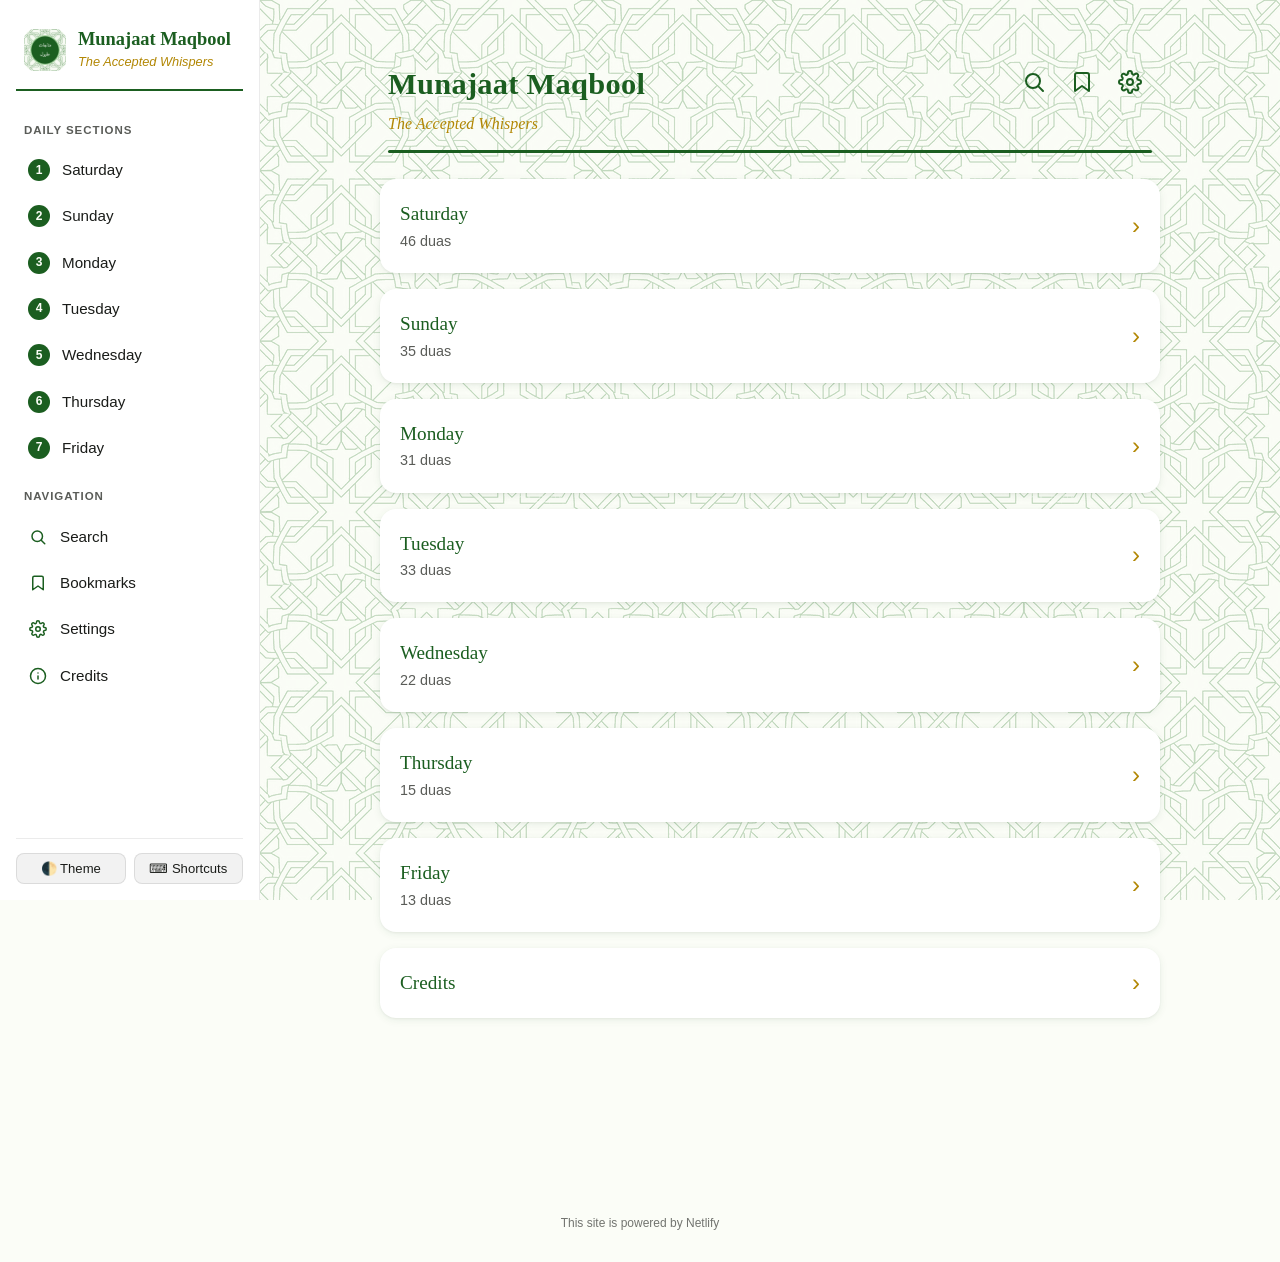
<file: index.html>
<!DOCTYPE html>
<html lang="en">
<head>
<meta charset="UTF-8">
<meta name="viewport" content="width=device-width, initial-scale=1.0, viewport-fit=cover">
<title>Munajaat Maqbool</title>
<meta name="description" content="Munajaat Maqbool — The Accepted Whispers. Daily Qur'anic supplications by Mawlana Ashraf Ali Thanawi.">
<meta name="google-site-verification" content="EvIQQ5JlkB9sUNlK_Wzqi3NLMgtGDiQMD722Cd6O6J4" />
<meta name="theme-color" content="#1B5E20">
<meta name="mobile-web-app-capable" content="yes">
<meta name="apple-mobile-web-app-capable" content="yes">
<meta name="apple-mobile-web-app-status-bar-style" content="black-translucent">
<meta name="apple-mobile-web-app-title" content="Munajaat">
<link rel="manifest" href="manifest.webmanifest">
<link rel="icon" type="image/png" sizes="192x192" href="assets/icon-192.png">
<link rel="apple-touch-icon" href="assets/icon-192.png">
<link rel="canonical" href="https://munajaat.app/">
<link rel="stylesheet" href="styles.css">
<script>
  if (location.protocol === 'app:' || window.navigator.userAgent.indexOf('MunajaatDesktop') !== -1) {
    var l = document.createElement('link');
    l.rel = 'stylesheet';
    l.href = 'desktop.css';
    document.head.appendChild(l);
  }
</script>
</head>
<body>
<div id="app" aria-live="polite"></div>
<div id="toast" role="status" aria-live="polite"></div>
<div id="ios-banner" hidden>
  <span>Add to Home Screen for the full app experience &mdash; tap Share, then &lsquo;Add to Home Screen&rsquo;.</span>
  <button id="ios-banner-close" aria-label="Dismiss">&times;</button>
</div>
<div id="android-banner" hidden>
  <span id="android-banner-text">Install this app on your device for the full experience &mdash; tap &#8942; then &lsquo;Install app&rsquo;.</span>
  <button id="android-install" class="install-btn" hidden>Install</button>
  <button id="android-banner-close" aria-label="Dismiss">&times;</button>
</div>
<script src="app.js"></script>
<footer id="site-footer">
  <a href="https://www.netlify.com" target="_blank" rel="noopener">This site is powered by Netlify</a>
</footer>
<div id="nl-badge-frame" style="display:none!important;" aria-hidden="true"></div>
<div id="nl-hud-frame" style="display:none!important;" aria-hidden="true"></div>
</body>
</html>
</file>
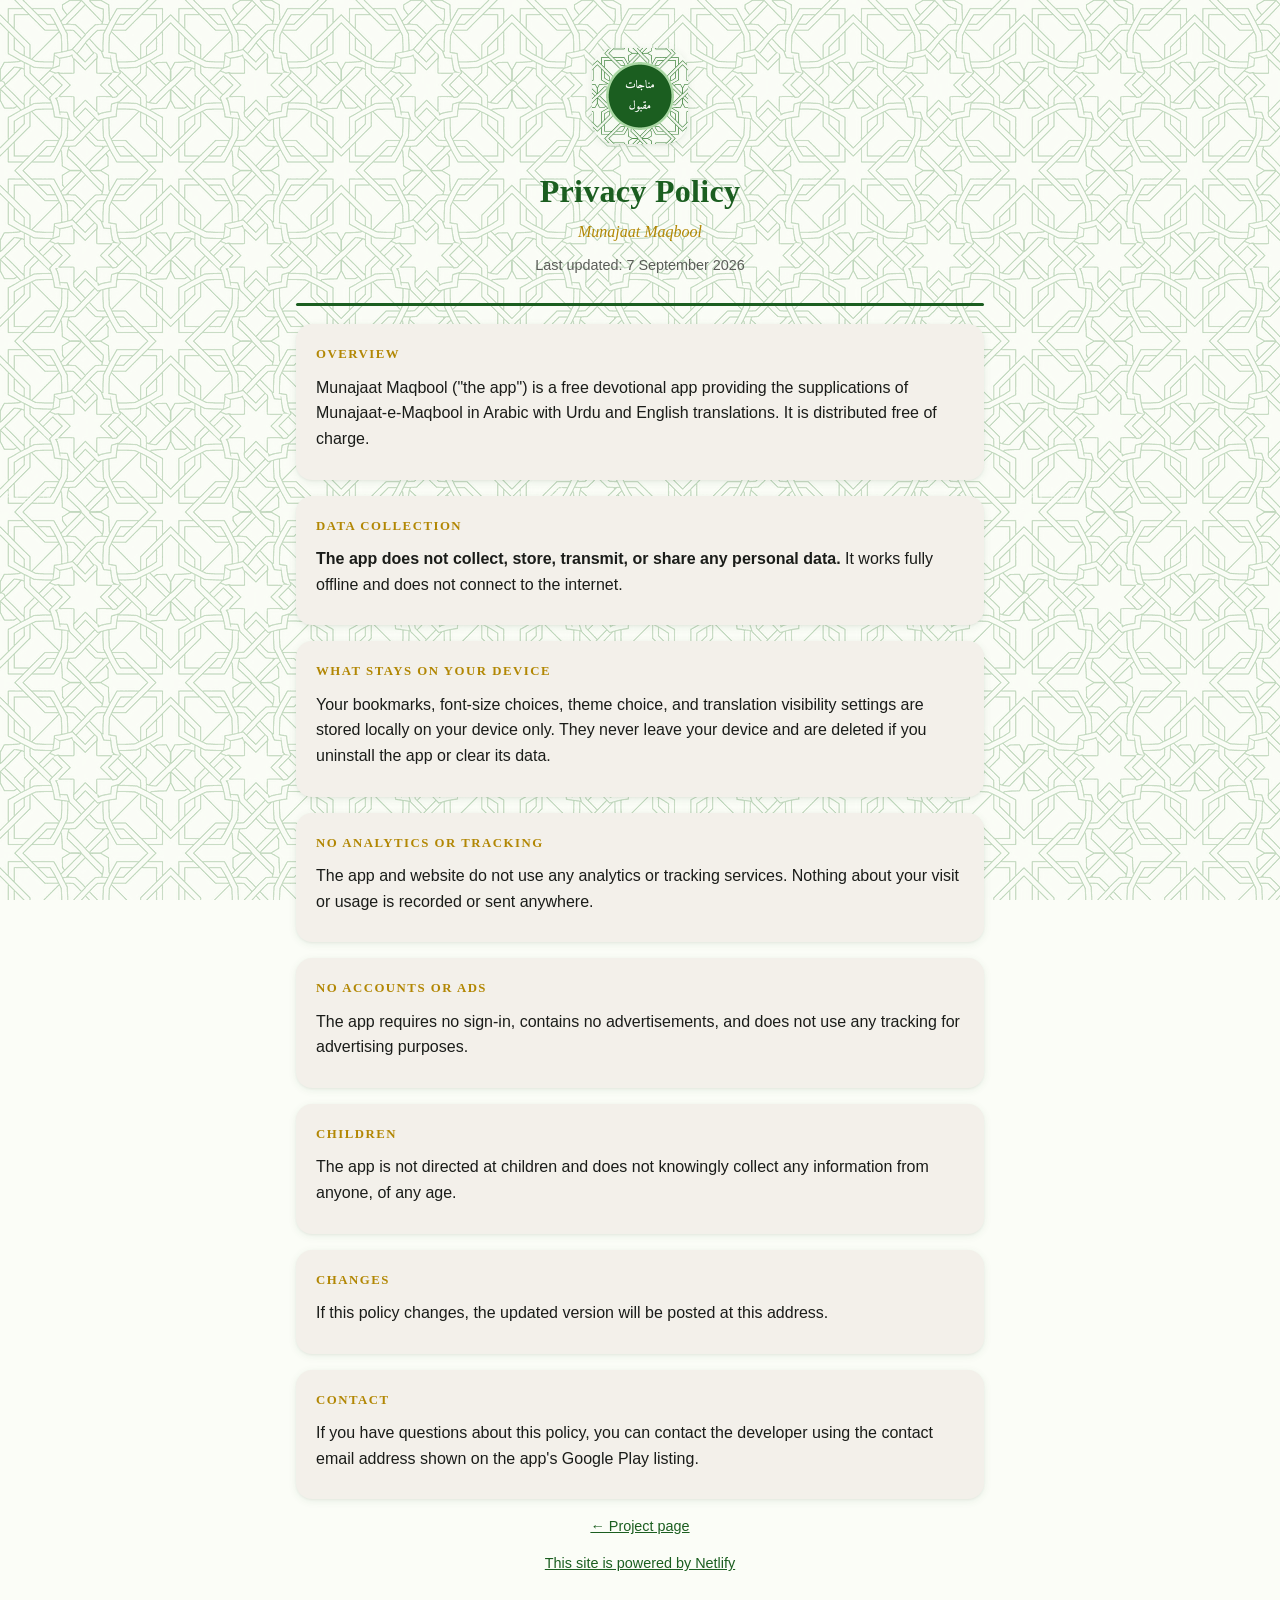
<file: privacy.html>
<!DOCTYPE html>
<html lang="en">
<head>
<meta charset="UTF-8">
<meta name="viewport" content="width=device-width, initial-scale=1.0, viewport-fit=cover">
<title>Munajaat Maqbool — Privacy Policy</title>
<meta name="description" content="Privacy policy for Munajaat Maqbool — no data collection, no tracking, no ads, fully offline.">
<link rel="canonical" href="https://munajaat.app/privacy.html">
<style>
  :root {
    --bg: #FBFDF7; --card: #F3F0EA; --primary: #1B5E20; --gold: #B28704;
    --text: #1A1C19; --text-dim: #5a5c58;
    --shadow: 0 2px 8px rgba(27,94,32,.08), 0 1px 3px rgba(0,0,0,.06);
  }
  @media (prefers-color-scheme: dark) {
    :root { --bg: #101613; --card: #2A2622; --primary: #8ECB87; --gold: #D4A72C;
            --text: #E8E6E3; --text-dim: #9a9c98;
            --shadow: 0 2px 8px rgba(0,0,0,.35), 0 1px 3px rgba(0,0,0,.25); }
  }
  * { box-sizing: border-box; margin: 0; padding: 0; }
  body {
    background: var(--bg); color: var(--text);
    font-family: -apple-system, BlinkMacSystemFont, 'Segoe UI', Roboto, Helvetica, Arial, sans-serif;
    line-height: 1.6; min-height: 100vh; position: relative;
  }
  body::before {
    content: ''; position: fixed; inset: 0;
    background: url('assets/bg_pattern.png') repeat; background-size: 512px;
    opacity: .35; pointer-events: none; z-index: 0;
  }
  .wrap { max-width: 720px; margin: 0 auto; padding: 24px 16px 96px; position: relative; z-index: 1;
          padding-top: calc(24px + env(safe-area-inset-top, 0px));
          padding-bottom: calc(96px + env(safe-area-inset-bottom, 0px)); }
  header { text-align: center; padding: 24px 8px 8px; }
  header img { width: 96px; height: 96px; border-radius: 24px; box-shadow: var(--shadow); }
  h1 { font-family: Georgia, 'Times New Roman', serif; font-size: 2rem; color: var(--primary);
       letter-spacing: .3px; margin-top: 14px; }
  .subtitle { color: var(--gold); font-style: italic; font-family: Georgia, 'Times New Roman', serif; margin-top: 2px; }
  .updated { color: var(--text-dim); margin-top: 10px; font-size: .9rem; }
  .divider { height: 3px; background: var(--primary); border-radius: 2px; margin: 18px 0; }
  .card { background: var(--card); border-radius: 16px; box-shadow: var(--shadow);
          padding: 20px; margin-bottom: 16px; }
  .card h2 { font-family: Georgia, 'Times New Roman', serif; font-size: .8rem; letter-spacing: 1.5px;
             color: var(--gold); text-transform: uppercase; margin-bottom: 10px; }
  .card p { margin: 8px 0; }
  .foot { text-align: center; margin-top: 8px; font-size: .9rem; }
  .foot a { color: var(--primary); }
</style>
</head>
<body>
<div class="wrap">

  <header>
    <img src="assets/icon-192.png" alt="Munajaat Maqbool icon">
    <h1>Privacy Policy</h1>
    <p class="subtitle">Munajaat Maqbool</p>
    <p class="updated">Last updated: 7 September 2026</p>
  </header>

  <div class="divider"></div>

  <div class="card">
    <h2>Overview</h2>
    <p>Munajaat Maqbool ("the app") is a free devotional app providing the
       supplications of Munajaat-e-Maqbool in Arabic with Urdu and English
       translations. It is distributed free of charge.</p>
  </div>

  <div class="card">
    <h2>Data collection</h2>
    <p><strong>The app does not collect, store, transmit, or share any personal
       data.</strong> It works fully offline and does not connect to the internet.</p>
  </div>

  <div class="card">
    <h2>What stays on your device</h2>
    <p>Your bookmarks, font-size choices, theme choice, and translation
       visibility settings are stored locally on your device only. They never
       leave your device and are deleted if you uninstall the app or clear its
       data.</p>
  </div>

  <div class="card">
    <h2>No analytics or tracking</h2>
    <p>The app and website do not use any analytics or tracking services.
       Nothing about your visit or usage is recorded or sent anywhere.</p>
  </div>

  <div class="card">
    <h2>No accounts or ads</h2>
    <p>The app requires no sign-in, contains no advertisements, and does not use
       any tracking for advertising purposes.</p>
  </div>

  <div class="card">
    <h2>Children</h2>
    <p>The app is not directed at children and does not knowingly collect any
       information from anyone, of any age.</p>
  </div>

  <div class="card">
    <h2>Changes</h2>
    <p>If this policy changes, the updated version will be posted at this
       address.</p>
  </div>

  <div class="card">
    <h2>Contact</h2>
    <p>If you have questions about this policy, you can contact the developer
       using the contact email address shown on the app's Google Play listing.</p>
  </div>

  <p class="foot"><a href="./support.html">← Project page</a></p>
  <p class="foot" style="margin-top:14px"><a href="https://www.netlify.com" target="_blank" rel="noopener noreferrer">This site is powered by Netlify</a></p>

</div>
</body>
</html>
</file>
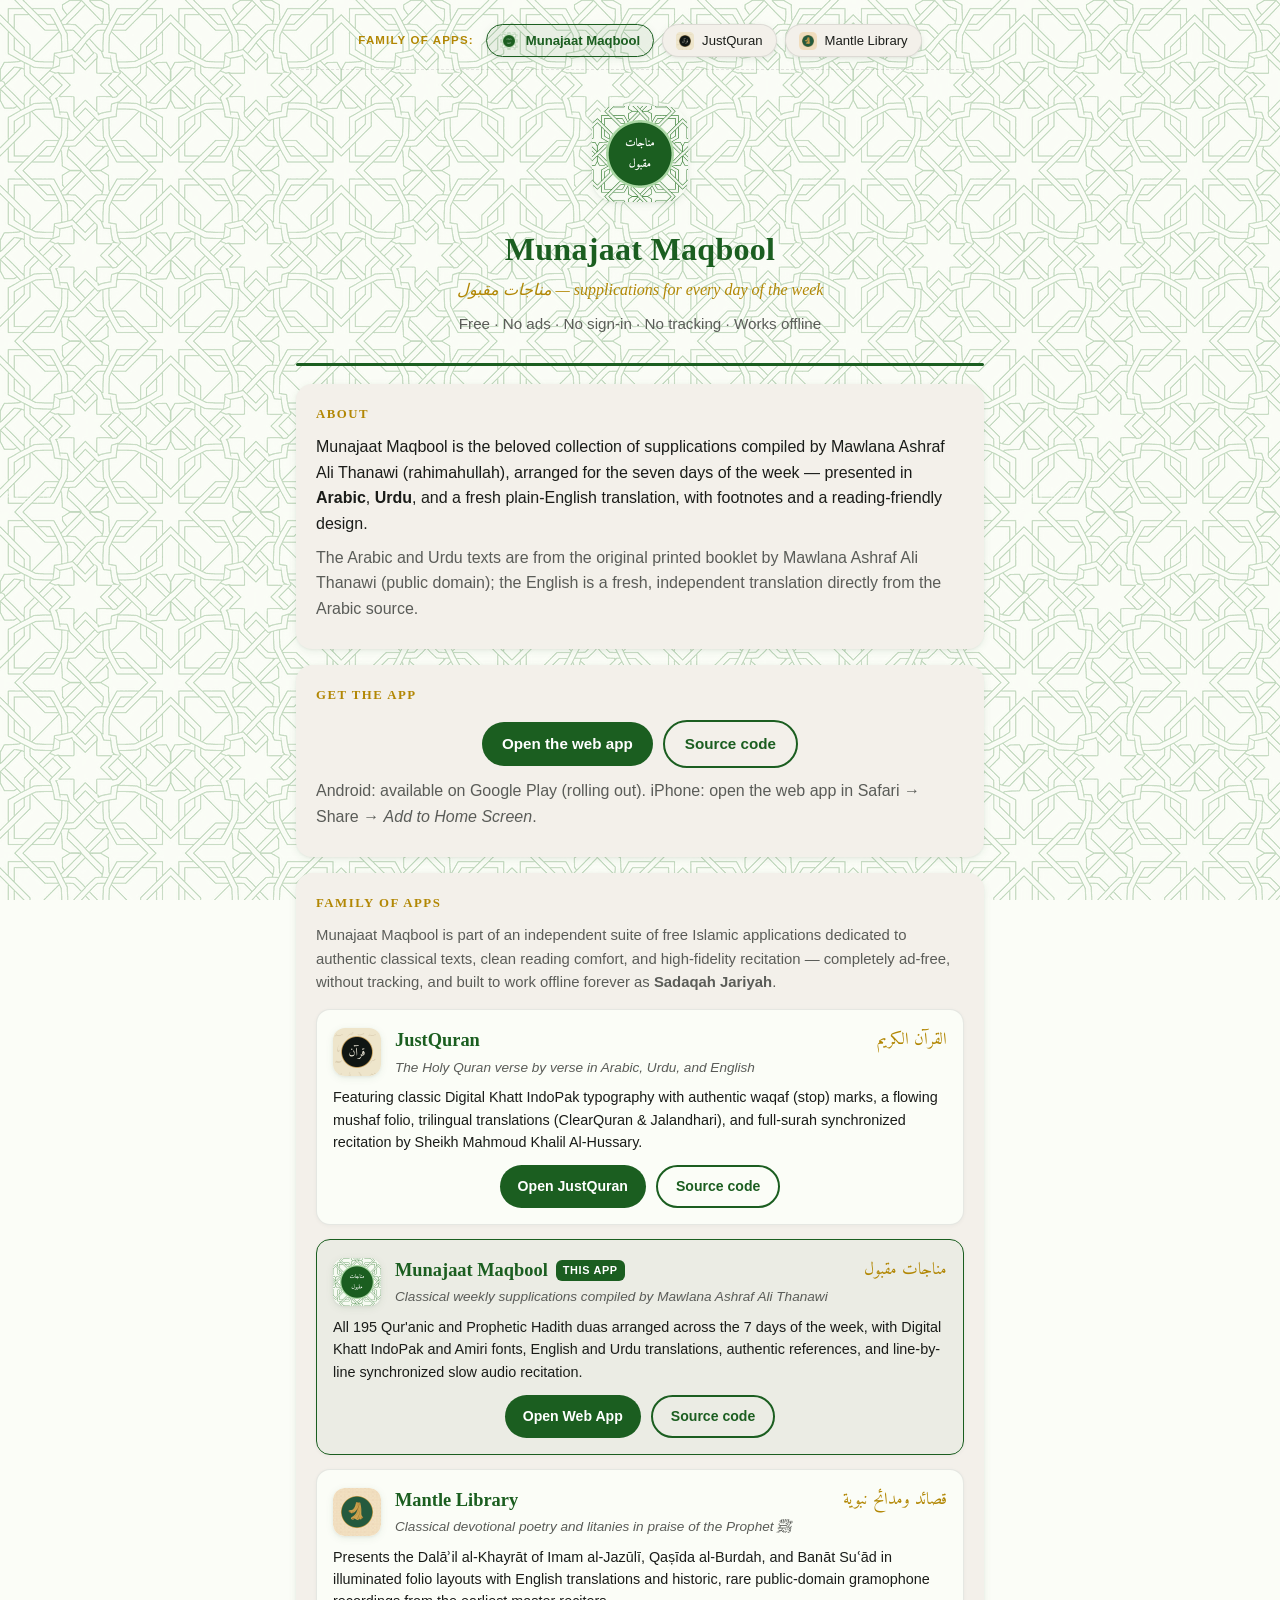
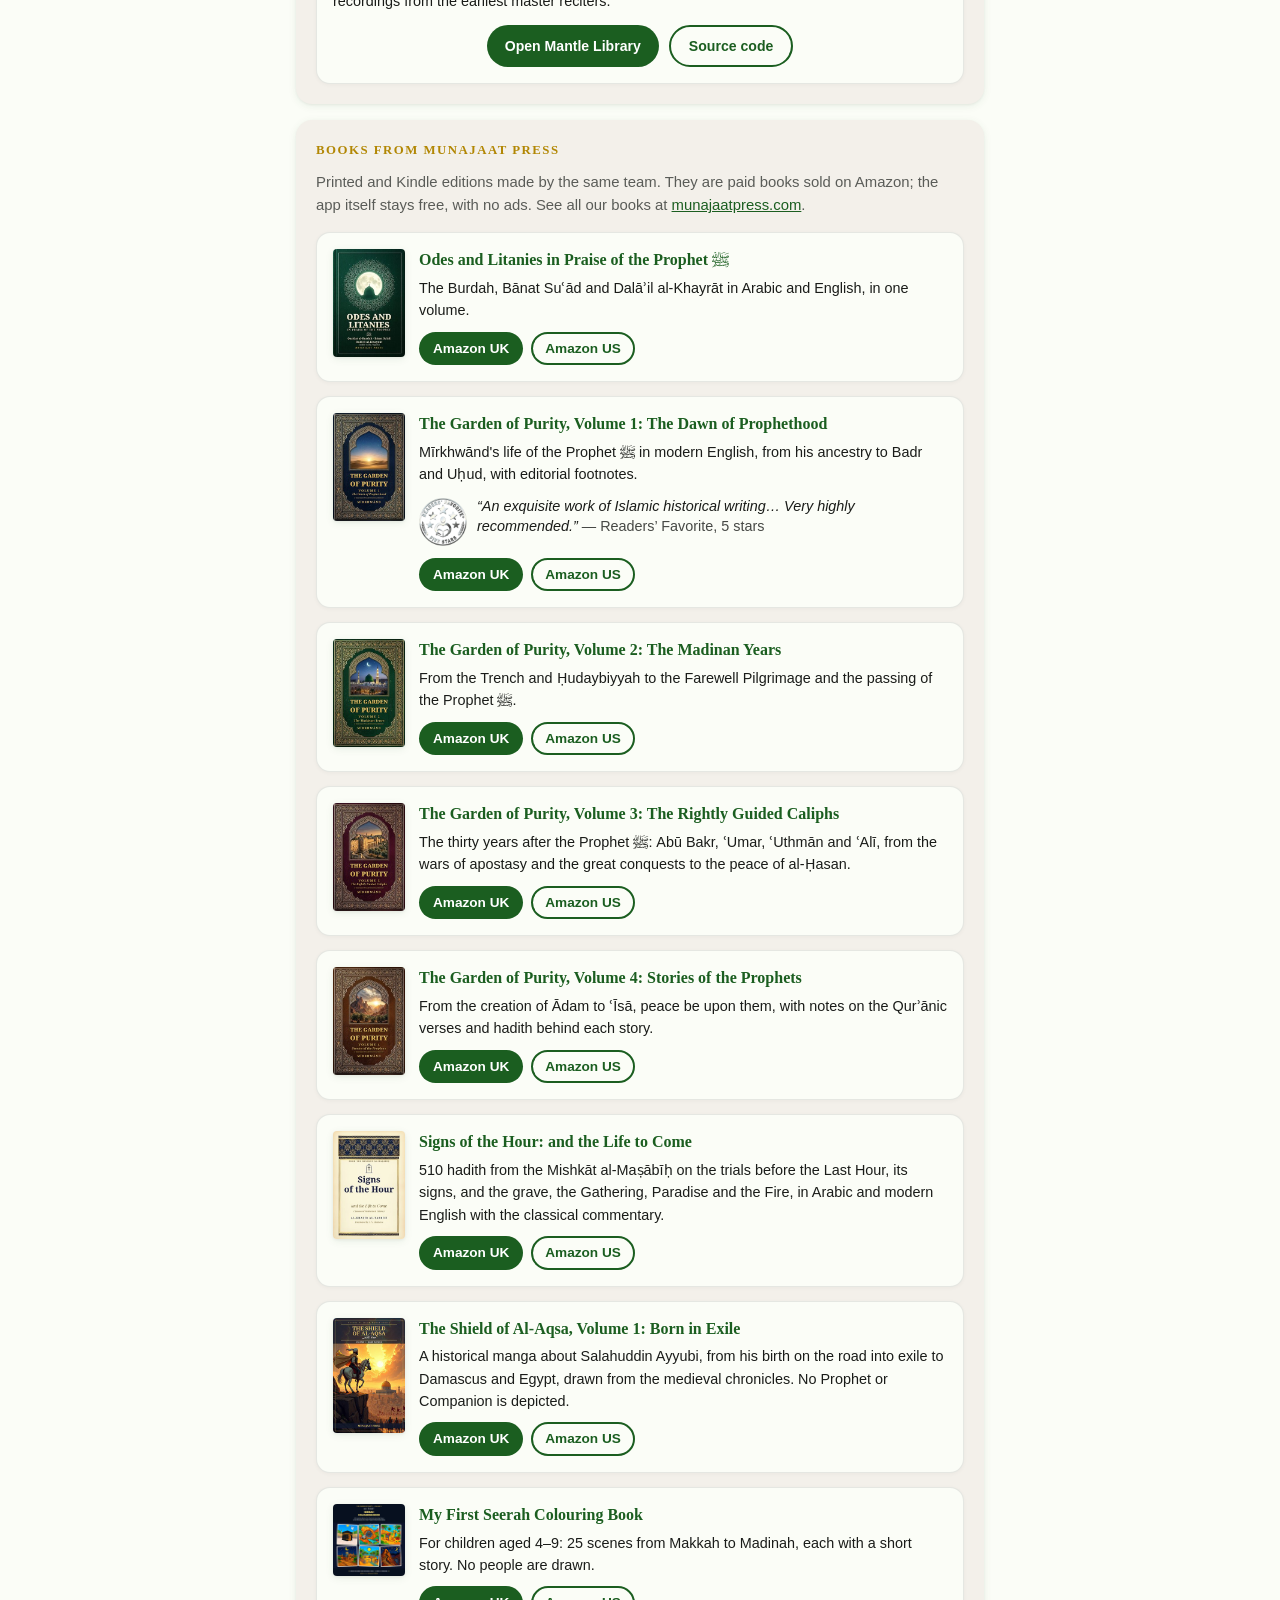
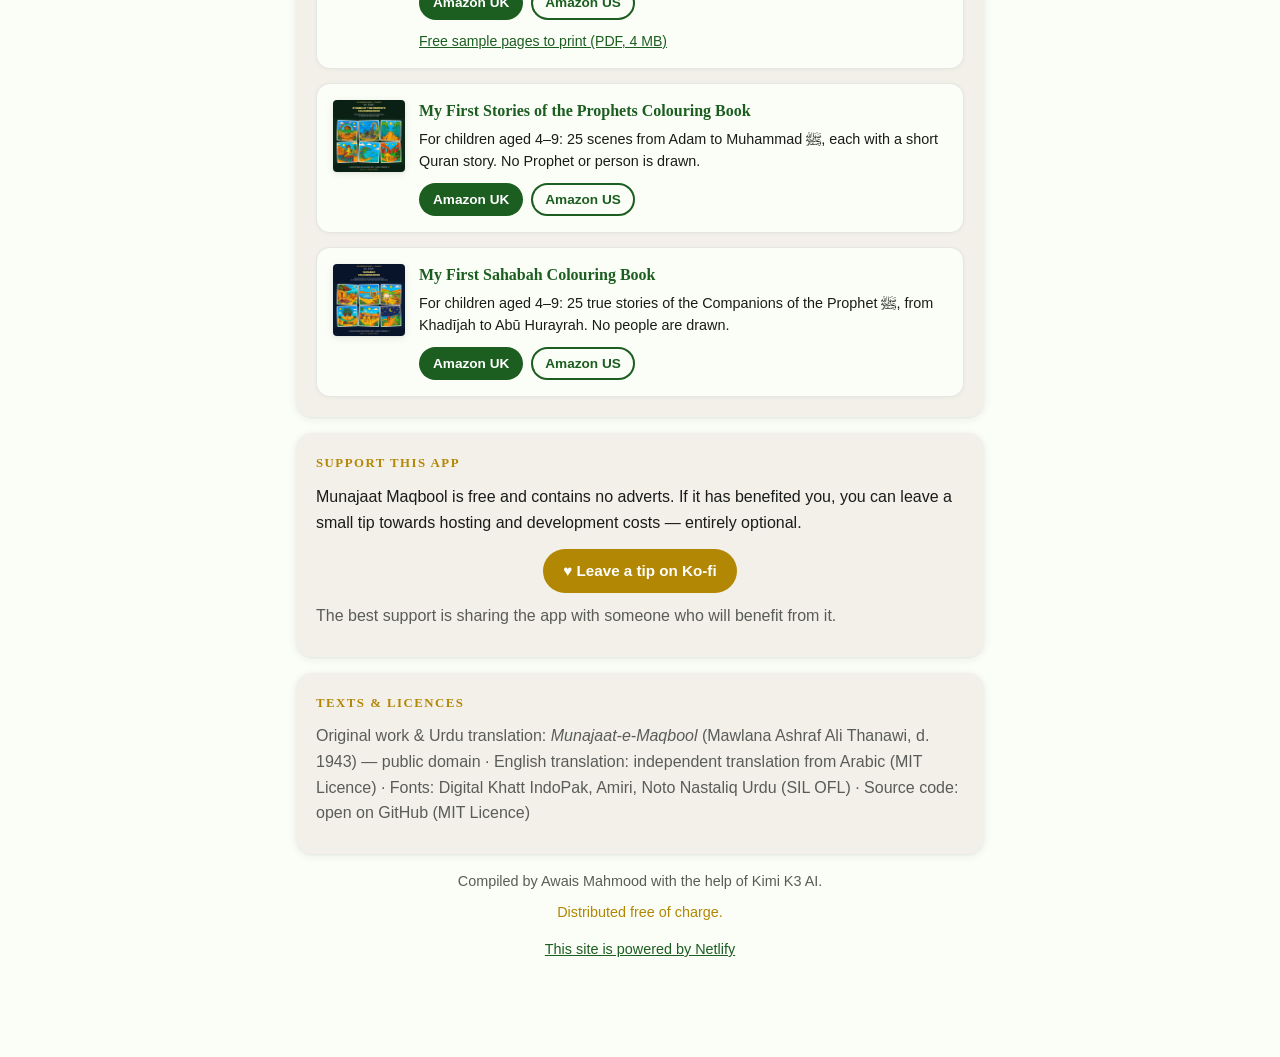
<file: support.html>
<!DOCTYPE html>
<html lang="en">
<head>
<meta charset="UTF-8">
<meta name="viewport" content="width=device-width, initial-scale=1.0, viewport-fit=cover">
<title>Munajaat Maqbool — Project Page</title>
<meta name="description" content="Munajaat Maqbool — a free, ad-free trilingual book of supplications. Project news, source code, and ways to support.">
<link rel="canonical" href="https://munajaat.app/support.html">
<style>
  :root {
    --bg: #FBFDF7; --card: #F3F0EA; --primary: #1B5E20; --gold: #B28704;
    --text: #1A1C19; --text-dim: #5a5c58;
    --shadow: 0 2px 8px rgba(27,94,32,.08), 0 1px 3px rgba(0,0,0,.06);
  }
  @media (prefers-color-scheme: dark) {
    :root { --bg: #101613; --card: #2A2622; --primary: #8ECB87; --gold: #D4A72C;
            --text: #E8E6E3; --text-dim: #9a9c98;
            --shadow: 0 2px 8px rgba(0,0,0,.35), 0 1px 3px rgba(0,0,0,.25); }
  }
  * { box-sizing: border-box; margin: 0; padding: 0; }
  body {
    background: var(--bg); color: var(--text);
    font-family: -apple-system, BlinkMacSystemFont, 'Segoe UI', Roboto, Helvetica, Arial, sans-serif;
    line-height: 1.6; min-height: 100vh; position: relative;
  }
  body::before {
    content: ''; position: fixed; inset: 0;
    background: url('assets/bg_pattern.png') repeat; background-size: 512px;
    opacity: .35; pointer-events: none; z-index: 0;
  }
  .wrap { max-width: 720px; margin: 0 auto; padding: 24px 16px 96px; position: relative; z-index: 1;
          padding-top: calc(24px + env(safe-area-inset-top, 0px));
          padding-bottom: calc(96px + env(safe-area-inset-bottom, 0px)); }
  
  /* Top Family Switcher */
  .family-bar {
    display: flex;
    flex-direction: column;
    align-items: center;
    gap: 8px;
    margin-bottom: 24px;
    padding-bottom: 12px;
    border-bottom: 1px dashed rgba(128, 128, 128, 0.2);
  }
  @media (min-width: 600px) {
    .family-bar {
      flex-direction: row;
      justify-content: center;
      gap: 12px;
    }
  }
  .family-bar-label {
    font-size: 0.72rem;
    letter-spacing: 0.1em;
    text-transform: uppercase;
    color: var(--gold);
    font-weight: 700;
  }
  .family-pills {
    display: flex;
    align-items: center;
    gap: 8px;
    flex-wrap: wrap;
    justify-content: center;
  }
  .family-pill {
    display: inline-flex;
    align-items: center;
    gap: 8px;
    padding: 5px 13px;
    border-radius: 9999px;
    background: var(--card);
    border: 1px solid rgba(128, 128, 128, 0.2);
    color: var(--text);
    text-decoration: none;
    font-size: 0.82rem;
    font-weight: 500;
    box-shadow: var(--shadow);
    transition: transform 0.15s ease, border-color 0.15s ease, color 0.15s ease;
  }
  .family-pill:hover {
    transform: translateY(-1px);
    border-color: var(--primary);
    color: var(--primary);
  }
  .family-pill.active {
    border-color: var(--primary);
    background: rgba(27, 94, 32, 0.08);
    font-weight: 600;
    color: var(--primary);
  }
  @media (prefers-color-scheme: dark) {
    .family-pill.active {
      background: rgba(142, 203, 135, 0.12);
    }
  }
  .family-pill-icon {
    width: 18px;
    height: 18px;
    border-radius: 4px;
    object-fit: cover;
  }

  header { text-align: center; padding: 12px 8px 8px; }
  header img { width: 96px; height: 96px; border-radius: 24px; box-shadow: var(--shadow); }
  h1 { font-family: Georgia, 'Times New Roman', serif; font-size: 2rem; color: var(--primary);
       letter-spacing: .3px; margin-top: 14px; }
  .subtitle { color: var(--gold); font-style: italic; font-family: Georgia, 'Times New Roman', serif; margin-top: 2px; }
  .tagline { color: var(--text-dim); margin-top: 10px; font-size: .95rem; }
  .divider { height: 3px; background: var(--primary); border-radius: 2px; margin: 18px 0; }
  .card { background: var(--card); border-radius: 16px; box-shadow: var(--shadow);
          padding: 20px; margin-bottom: 16px; }
  .card h2 { font-family: Georgia, 'Times New Roman', serif; font-size: .8rem; letter-spacing: 1.5px;
             color: var(--gold); text-transform: uppercase; margin-bottom: 10px; }
  .card p { margin: 8px 0; }
  .card p.dim, .dim { color: var(--text-dim); }
  .btn-row {
    display: flex;
    align-items: center;
    justify-content: center;
    gap: 10px;
    flex-wrap: wrap;
    margin: 14px 0 10px;
  }
  .btn { display: inline-flex; align-items: center; justify-content: center;
         margin: 0; padding: 10px 20px; border-radius: 24px;
         background: var(--primary); color: #fff; text-decoration: none; font-weight: 600; font-size: .95rem;
         transition: opacity 0.15s, transform 0.15s; }
  .btn:hover { opacity: 0.92; transform: translateY(-1px); }
  .btn.gold { background: var(--gold); }
  .btn.ghost { background: transparent; color: var(--primary); border: 2px solid var(--primary); }
  .foot { text-align: center; color: var(--text-dim); font-size: .9rem; margin-top: 8px; }
  .foot.gold { color: var(--gold); }
  a { color: var(--primary); }

  /* Family Section in Body */
  .family-intro {
    color: var(--text-dim);
    font-size: 0.93rem;
    margin-bottom: 14px !important;
  }
  .app-item {
    background: var(--bg);
    border: 1px solid rgba(128, 128, 128, 0.18);
    border-radius: 14px;
    padding: 16px;
    margin-top: 14px;
    box-shadow: 0 1px 4px rgba(0, 0, 0, 0.04);
  }
  .app-item.active-app {
    border-color: var(--primary);
    background: rgba(27, 94, 32, 0.03);
  }
  @media (prefers-color-scheme: dark) {
    .app-item.active-app {
      background: rgba(142, 203, 135, 0.05);
    }
  }
  .app-item-head {
    display: flex;
    align-items: center;
    gap: 14px;
    margin-bottom: 8px;
  }
  .app-item-icon {
    width: 48px;
    height: 48px;
    border-radius: 12px;
    box-shadow: var(--shadow);
    flex-shrink: 0;
  }
  .app-item-info {
    flex: 1;
    min-width: 0;
  }
  .app-item-title-row {
    display: flex;
    align-items: center;
    gap: 8px;
    flex-wrap: wrap;
  }
  .app-item-name {
    font-family: Georgia, 'Times New Roman', serif;
    font-size: 1.15rem;
    color: var(--primary);
    margin: 0;
  }
  .app-badge-current {
    font-size: 0.68rem;
    font-weight: 700;
    text-transform: uppercase;
    letter-spacing: 0.06em;
    padding: 2px 7px;
    border-radius: 6px;
    background: var(--primary);
    color: #fff;
  }
  .app-item-arabic {
    font-family: 'Amiri', 'Traditional Arabic', serif;
    font-size: 1.05rem;
    color: var(--gold);
    margin-left: auto;
  }
  .app-item-subtitle {
    font-size: 0.85rem;
    color: var(--text-dim);
    font-style: italic;
    margin: 1px 0 0 !important;
  }
  .app-item-desc {
    font-size: 0.9rem;
    color: var(--text);
    line-height: 1.55;
    margin: 8px 0 12px !important;
  }
  .app-item-actions {
    display: flex;
    gap: 10px;
    flex-wrap: wrap;
    justify-content: center;
    margin-top: 12px;
  }
  .app-item-actions .btn {
    padding: 8px 18px;
    font-size: 0.88rem;
    margin: 0;
  }
  /* Books from Munajaat Press */
  @font-face { font-family: 'Amiri'; src: url('fonts/Amiri-Regular.ttf') format('truetype'); font-display: swap; }
  .hon { font-family: 'Amiri', serif; font-weight: normal; line-height: 1; }
  .book-item { display: flex; gap: 14px; align-items: flex-start; }
  .book-item-cover { flex: 0 0 72px; height: auto; border-radius: 4px; box-shadow: var(--shadow); }
  .book-item-info { flex: 1; min-width: 0; }
  .book-item .app-item-name { font-size: 1rem; line-height: 1.35; }
  .book-item .app-item-desc { margin: 6px 0 10px !important; }
  .book-item-links { display: flex; gap: 8px; flex-wrap: wrap; }
  .book-item-links .btn { padding: 6px 14px; font-size: 0.85rem; }
  .book-item-links .btn.ghost { padding: 4px 12px; }
  @media (max-width: 480px) {
    .book-item { gap: 12px; padding: 14px; }
    .book-item-cover { flex-basis: 60px; width: 60px; }
  }
  .book-item-sample { margin: 10px 0 0 !important; font-size: 0.88rem; }
  .book-item-sample a { text-decoration: underline; }
  /* Readers' Favorite review under The Garden of Purity, Vol 1 */
  .book-item-review { display: flex; align-items: flex-start; gap: 10px; margin: 0 0 12px; }
  .book-item-review img { flex: 0 0 48px; width: 48px; height: 48px; margin-top: 2px; }
  .book-item-review p { flex: 1; min-width: 0; margin: 0 !important; font-size: 0.9rem; font-style: italic; line-height: 1.45; }
  .book-item-review span { font-style: normal; opacity: 0.8; }
</style>
</head>
<body>
<div class="wrap">

  <nav class="family-bar" aria-label="Family of Apps">
    <span class="family-bar-label">Family of Apps:</span>
    <div class="family-pills">
      <a class="family-pill active" href="./index.html" title="Munajaat Maqbool (Current App)">
        <img src="assets/icon-192.png" alt="Munajaat Maqbool icon" class="family-pill-icon">
        <span>Munajaat Maqbool</span>
      </a>
      <a class="family-pill" href="https://justquran.app" target="_blank" rel="noopener noreferrer" title="JustQuran — Holy Quran Reader">
        <img src="assets/justquran-icon.png" alt="JustQuran icon" class="family-pill-icon">
        <span>JustQuran</span>
      </a>
      <a class="family-pill" href="https://mantlelibrary.app" target="_blank" rel="noopener noreferrer" title="Mantle Library — Classical Devotional Works">
        <img src="assets/mantlelibrary-icon.png" alt="Mantle Library icon" class="family-pill-icon">
        <span>Mantle Library</span>
      </a>
    </div>
  </nav>

  <header>
    <img src="assets/icon-192.png" alt="Munajaat Maqbool icon">
    <h1>Munajaat Maqbool</h1>
    <p class="subtitle">مناجات مقبول — supplications for every day of the week</p>
    <p class="tagline">Free · No ads · No sign-in · No tracking · Works offline</p>
  </header>

  <div class="divider"></div>

  <div class="card">
    <h2>About</h2>
    <p>Munajaat Maqbool is the beloved collection of supplications compiled by
       Mawlana Ashraf Ali Thanawi (rahimahullah), arranged for the seven days of the week —
       presented in <strong>Arabic</strong>, <strong>Urdu</strong>, and a fresh plain-English translation,
       with footnotes and a reading-friendly design.</p>
    <p class="dim">The Arabic and Urdu texts are from the original printed booklet by Mawlana Ashraf Ali Thanawi (public domain);
       the English is a fresh, independent translation directly from the Arabic source.</p>
  </div>

  <div class="card">
    <h2>Get the app</h2>
    <div class="btn-row">
      <a class="btn" href="./index.html">Open the web app</a>
      <a class="btn ghost" href="https://github.com/awaism257/munajaat-maqbool" target="_blank" rel="noopener noreferrer">Source code</a>
    </div>
    <p class="dim" style="margin-top:10px">Android: available on Google Play (rolling out).
       iPhone: open the web app in Safari → Share → <em>Add to Home Screen</em>.</p>
  </div>

  <div class="card">
    <h2>Family of Apps</h2>
    <p class="family-intro">
      Munajaat Maqbool is part of an independent suite of free Islamic applications dedicated to authentic classical texts, clean reading comfort, and high-fidelity recitation — completely ad-free, without tracking, and built to work offline forever as <strong>Sadaqah Jariyah</strong>.
    </p>

    <!-- JustQuran -->
    <div class="app-item">
      <div class="app-item-head">
        <img class="app-item-icon" src="assets/justquran-icon.png" alt="JustQuran icon">
        <div class="app-item-info">
          <div class="app-item-title-row">
            <h3 class="app-item-name">JustQuran</h3>
            <span class="app-item-arabic" lang="ar" dir="rtl">القرآن الكريم</span>
          </div>
          <p class="app-item-subtitle">The Holy Quran verse by verse in Arabic, Urdu, and English</p>
        </div>
      </div>
      <p class="app-item-desc">
        Featuring classic Digital Khatt IndoPak typography with authentic waqaf (stop) marks, a flowing mushaf folio, trilingual translations (ClearQuran &amp; Jalandhari), and full-surah synchronized recitation by Sheikh Mahmoud Khalil Al-Hussary.
      </p>
      <div class="app-item-actions">
        <a class="btn" href="https://justquran.app" target="_blank" rel="noopener noreferrer">Open JustQuran</a>
        <a class="btn ghost" href="https://github.com/awaism257/justquran" target="_blank" rel="noopener noreferrer">Source code</a>
      </div>
    </div>

    <!-- Munajaat Maqbool -->
    <div class="app-item active-app">
      <div class="app-item-head">
        <img class="app-item-icon" src="assets/icon-192.png" alt="Munajaat Maqbool icon">
        <div class="app-item-info">
          <div class="app-item-title-row">
            <h3 class="app-item-name">Munajaat Maqbool</h3>
            <span class="app-badge-current">This App</span>
            <span class="app-item-arabic" lang="ar" dir="rtl">مناجات مقبول</span>
          </div>
          <p class="app-item-subtitle">Classical weekly supplications compiled by Mawlana Ashraf Ali Thanawi</p>
        </div>
      </div>
      <p class="app-item-desc">
        All 195 Qur'anic and Prophetic Hadith duas arranged across the 7 days of the week, with Digital Khatt IndoPak and Amiri fonts, English and Urdu translations, authentic references, and line-by-line synchronized slow audio recitation.
      </p>
      <div class="app-item-actions">
        <a class="btn" href="./index.html">Open Web App</a>
        <a class="btn ghost" href="https://github.com/awaism257/munajaat-maqbool" target="_blank" rel="noopener noreferrer">Source code</a>
      </div>
    </div>

    <!-- Mantle Library -->
    <div class="app-item">
      <div class="app-item-head">
        <img class="app-item-icon" src="assets/mantlelibrary-icon.png" alt="Mantle Library icon">
        <div class="app-item-info">
          <div class="app-item-title-row">
            <h3 class="app-item-name">Mantle Library</h3>
            <span class="app-item-arabic" lang="ar" dir="rtl">قصائد ومدائح نبوية</span>
          </div>
          <p class="app-item-subtitle">Classical devotional poetry and litanies in praise of the Prophet ﷺ</p>
        </div>
      </div>
      <p class="app-item-desc">
        Presents the Dalāʾil al-Khayrāt of Imam al-Jazūlī, Qaṣīda al-Burdah, and Banāt Suʿād in illuminated folio layouts with English translations and historic, rare public-domain gramophone recordings from the earliest master reciters.
      </p>
      <div class="app-item-actions">
        <a class="btn" href="https://mantlelibrary.app" target="_blank" rel="noopener noreferrer">Open Mantle Library</a>
        <a class="btn ghost" href="https://github.com/awaism257/the-mantle-library" target="_blank" rel="noopener noreferrer">Source code</a>
      </div>
    </div>
  </div>

  <div class="card">
    <h2>Books from Munajaat Press</h2>
    <p class="family-intro">Printed and Kindle editions made by the same team. They are paid books sold on Amazon; the app itself stays free, with no ads. See all our books at <a href="https://munajaatpress.com" target="_blank" rel="noopener">munajaatpress.com</a>.</p>

    <div class="app-item book-item">
      <img class="book-item-cover" src="assets/books/book-odes.jpg" width="72" height="107" loading="lazy" alt="Cover of Odes and Litanies">
      <div class="book-item-info">
        <h3 class="app-item-name">Odes and Litanies in Praise of the Prophet <span class="hon">ﷺ</span></h3>
        <p class="app-item-desc">The Burdah, Bānat Suʿād and Dalāʾil al-Khayrāt in Arabic and English, in one volume.</p>
        <div class="book-item-links">
          <a class="btn" href="https://www.amazon.co.uk/dp/B0HMLDCM2N" target="_blank" rel="noopener noreferrer">Amazon UK</a>
          <a class="btn ghost" href="https://www.amazon.com/dp/B0HMLDCM2N" target="_blank" rel="noopener noreferrer">Amazon US</a>
        </div>
      </div>
    </div>

    <div class="app-item book-item">
      <img class="book-item-cover" src="assets/books/book-garden-vol1.jpg" width="72" height="107" loading="lazy" alt="Cover of The Garden of Purity, Volume 1">
      <div class="book-item-info">
        <h3 class="app-item-name">The Garden of Purity, Volume 1: The Dawn of Prophethood</h3>
        <p class="app-item-desc">Mīrkhwānd's life of the Prophet <span class="hon">ﷺ</span> in modern English, from his ancestry to Badr and Uḥud, with editorial footnotes.</p>
        <div class="book-item-review">
          <img src="assets/books/rf-5-star-seal.png" width="48" height="48" loading="lazy" alt="Readers’ Favorite five-star seal">
          <p>“An exquisite work of Islamic historical writing… Very highly recommended.” <span>— Readers’ Favorite, 5 stars</span></p>
        </div>
        <div class="book-item-links">
          <a class="btn" href="https://www.amazon.co.uk/dp/B0HMLBZP9S" target="_blank" rel="noopener noreferrer">Amazon UK</a>
          <a class="btn ghost" href="https://www.amazon.com/dp/B0HMLBZP9S" target="_blank" rel="noopener noreferrer">Amazon US</a>
        </div>
      </div>
    </div>

    <div class="app-item book-item">
      <img class="book-item-cover" src="assets/books/book-garden-vol2.jpg" width="72" height="107" loading="lazy" alt="Cover of The Garden of Purity, Volume 2">
      <div class="book-item-info">
        <h3 class="app-item-name">The Garden of Purity, Volume 2: The Madinan Years</h3>
        <p class="app-item-desc">From the Trench and Ḥudaybiyyah to the Farewell Pilgrimage and the passing of the Prophet <span class="hon">ﷺ</span>.</p>
        <div class="book-item-links">
          <a class="btn" href="https://www.amazon.co.uk/dp/B0HMP9ZH3Q" target="_blank" rel="noopener noreferrer">Amazon UK</a>
          <a class="btn ghost" href="https://www.amazon.com/dp/B0HMP9ZH3Q" target="_blank" rel="noopener noreferrer">Amazon US</a>
        </div>
      </div>
    </div>

    <div class="app-item book-item">
      <img class="book-item-cover" src="assets/books/book-garden-vol3.jpg" width="72" height="107" loading="lazy" alt="Cover of The Garden of Purity, Volume 3">
      <div class="book-item-info">
        <h3 class="app-item-name">The Garden of Purity, Volume 3: The Rightly Guided Caliphs</h3>
        <p class="app-item-desc">The thirty years after the Prophet <span class="hon">ﷺ</span>: Abū Bakr, ʿUmar, ʿUthmān and ʿAlī, from the wars of apostasy and the great conquests to the peace of al-Ḥasan.</p>
        <div class="book-item-links">
          <a class="btn" href="https://www.amazon.co.uk/dp/B0HQVBS37B" target="_blank" rel="noopener noreferrer">Amazon UK</a>
          <a class="btn ghost" href="https://www.amazon.com/dp/B0HQVBS37B" target="_blank" rel="noopener noreferrer">Amazon US</a>
        </div>
      </div>
    </div>

    <div class="app-item book-item">
      <img class="book-item-cover" src="assets/books/book-garden-vol4.jpg" width="72" height="107" loading="lazy" alt="Cover of The Garden of Purity, Volume 4">
      <div class="book-item-info">
        <h3 class="app-item-name">The Garden of Purity, Volume 4: Stories of the Prophets</h3>
        <p class="app-item-desc">From the creation of Ādam to ʿĪsā, peace be upon them, with notes on the Qurʾānic verses and hadith behind each story.</p>
        <div class="book-item-links">
          <a class="btn" href="https://www.amazon.co.uk/dp/B0HQY3BWZN" target="_blank" rel="noopener noreferrer">Amazon UK</a>
          <a class="btn ghost" href="https://www.amazon.com/dp/B0HQY3BWZN" target="_blank" rel="noopener noreferrer">Amazon US</a>
        </div>
      </div>
    </div>

    <div class="app-item book-item">
      <img class="book-item-cover" src="assets/books/book-signs-of-the-hour.jpg" width="72" height="107" loading="lazy" alt="Cover of Signs of the Hour">
      <div class="book-item-info">
        <h3 class="app-item-name">Signs of the Hour: and the Life to Come</h3>
        <p class="app-item-desc">510 hadith from the Mishkāt al-Maṣābīḥ on the trials before the Last Hour, its signs, and the grave, the Gathering, Paradise and the Fire, in Arabic and modern English with the classical commentary.</p>
        <div class="book-item-links">
          <a class="btn" href="https://www.amazon.co.uk/dp/B0HR9814KS" target="_blank" rel="noopener noreferrer">Amazon UK</a>
          <a class="btn ghost" href="https://www.amazon.com/dp/B0HR9814KS" target="_blank" rel="noopener noreferrer">Amazon US</a>
        </div>
      </div>
    </div>

    <div class="app-item book-item">
      <img class="book-item-cover" src="assets/books/book-shield-vol1.jpg" width="72" height="115" loading="lazy" alt="Cover of The Shield of Al-Aqsa, Volume 1">
      <div class="book-item-info">
        <h3 class="app-item-name">The Shield of Al-Aqsa, Volume 1: Born in Exile</h3>
        <p class="app-item-desc">A historical manga about Salahuddin Ayyubi, from his birth on the road into exile to Damascus and Egypt, drawn from the medieval chronicles. No Prophet or Companion is depicted.</p>
        <div class="book-item-links">
          <a class="btn" href="https://www.amazon.co.uk/dp/B0HNH8ZWJN" target="_blank" rel="noopener noreferrer">Amazon UK</a>
          <a class="btn ghost" href="https://www.amazon.com/dp/B0HNH8ZWJN" target="_blank" rel="noopener noreferrer">Amazon US</a>
        </div>
      </div>
    </div>

    <div class="app-item book-item">
      <img class="book-item-cover" src="assets/books/book-seerah-colouring.jpg" width="72" height="72" loading="lazy" alt="Cover of My First Seerah Colouring Book">
      <div class="book-item-info">
        <h3 class="app-item-name">My First Seerah Colouring Book</h3>
        <p class="app-item-desc">For children aged 4–9: 25 scenes from Makkah to Madinah, each with a short story. No people are drawn.</p>
        <div class="book-item-links">
          <a class="btn" href="https://www.amazon.co.uk/dp/B0HMP8ZHHD" target="_blank" rel="noopener noreferrer">Amazon UK</a>
          <a class="btn ghost" href="https://www.amazon.com/dp/B0HMP8ZHHD" target="_blank" rel="noopener noreferrer">Amazon US</a>
        </div>
        <p class="book-item-sample"><a href="https://munajaatpress.com/downloads/Garden_of_Purity_Free_Colouring_Sample.pdf" target="_blank" rel="noopener">Free sample pages to print (PDF, 4 MB)</a></p>
      </div>
    </div>

    <div class="app-item book-item">
      <img class="book-item-cover" src="assets/books/book-prophets-colouring.jpg" width="72" height="72" loading="lazy" alt="Cover of My First Stories of the Prophets Colouring Book">
      <div class="book-item-info">
        <h3 class="app-item-name">My First Stories of the Prophets Colouring Book</h3>
        <p class="app-item-desc">For children aged 4–9: 25 scenes from Adam to Muhammad <span class="hon">ﷺ</span>, each with a short Quran story. No Prophet or person is drawn.</p>
        <div class="book-item-links">
          <a class="btn" href="https://www.amazon.co.uk/dp/B0HNHS7S6W" target="_blank" rel="noopener noreferrer">Amazon UK</a>
          <a class="btn ghost" href="https://www.amazon.com/dp/B0HNHS7S6W" target="_blank" rel="noopener noreferrer">Amazon US</a>
        </div>
      </div>
    </div>

    <div class="app-item book-item">
      <img class="book-item-cover" src="assets/books/book-sahabah-colouring.jpg" width="72" height="72" loading="lazy" alt="Cover of My First Sahabah Colouring Book">
      <div class="book-item-info">
        <h3 class="app-item-name">My First Sahabah Colouring Book</h3>
        <p class="app-item-desc">For children aged 4–9: 25 true stories of the Companions of the Prophet <span class="hon">ﷺ</span>, from Khadījah to Abū Hurayrah. No people are drawn.</p>
        <div class="book-item-links">
          <a class="btn" href="https://www.amazon.co.uk/dp/B0HRX5NDPD" target="_blank" rel="noopener noreferrer">Amazon UK</a>
          <a class="btn ghost" href="https://www.amazon.com/dp/B0HRX5NDPD" target="_blank" rel="noopener noreferrer">Amazon US</a>
        </div>
      </div>
    </div>
  </div>

  <div class="card">
    <h2>Support this app</h2>
    <p>Munajaat Maqbool is free and contains no adverts. If it has benefited you, you can leave a
       small tip towards hosting and development costs — entirely optional.</p>
    <div class="btn-row">
      <a class="btn gold" href="https://ko-fi.com/awaismahmood257" target="_blank" rel="noopener noreferrer">♥ Leave a tip on Ko-fi</a>
    </div>
    <p class="dim">The best support is sharing the app with someone who will benefit from it.</p>
  </div>

  <div class="card">
    <h2>Texts &amp; licences</h2>
    <p class="dim">Original work &amp; Urdu translation: <em>Munajaat-e-Maqbool</em> (Mawlana Ashraf Ali Thanawi, d. 1943) — public domain ·
       English translation: independent translation from Arabic (MIT Licence) ·
       Fonts: Digital Khatt IndoPak, Amiri, Noto Nastaliq Urdu (SIL OFL) ·
       Source code: open on GitHub (MIT Licence)</p>
  </div>

  <p class="foot">Compiled by Awais Mahmood with the help of Kimi K3 AI.</p>
  <p class="foot gold">Distributed free of charge.</p>
  <p class="foot" style="margin-top:14px"><a href="https://www.netlify.com" target="_blank" rel="noopener noreferrer">This site is powered by Netlify</a></p>

</div>
</body>
</html>
</file>
<file: styles.css>
@font-face {
  font-family: 'Digital Khatt IndoPak';
  src: url('fonts/digitalkhatt-indopak-v2.otf') format('opentype');
  font-display: swap;
}
@font-face {
  font-family: 'Amiri Quran';
  src: url('fonts/amiri-quran.ttf') format('truetype');
  font-display: swap;
}
@font-face {
  font-family: 'Amiri';
  src: url('fonts/Amiri-Regular.ttf') format('truetype');
  font-display: swap;
}
@font-face {
  font-family: 'Noto Nastaliq Urdu';
  src: url('fonts/NotoNastaliqUrdu-Regular.ttf') format('truetype');
  font-display: swap;
}
@font-face {
  font-family: 'Noto Naskh Arabic';
  src: url('fonts/noto-naskh.ttf') format('truetype');
  font-display: swap;
}

/* Light: Munajaat's own background kept (green-tinted white + original pattern) */
:root {
  --bg: #FBFDF7;
  --card: rgb(255, 255, 255);
  --primary: #1B5E20;                /* Munajaat green brand accent */
  --gold: #B28704;
  --text: #1A1C19;
  --text-dim: #5a5c58;
  --border: rgba(128, 128, 128, 0.2);
  --pattern-img: url('assets/bg_pattern.png');
  --pattern-opacity: 0.35;
  --shadow: 0 2px 8px rgba(27, 94, 32, 0.08), 0 1px 3px rgba(0,0,0,0.06);
}
html[data-theme="dark"] {
  --bg: rgb(16, 22, 19);             /* identical to JustQuran dark */
  --card: rgb(43, 44, 47);
  --primary: #8ECB87;
  --gold: rgb(201, 166, 88);
  --text: rgb(240, 235, 220);        /* cream */
  --text-dim: rgba(240, 235, 220, 0.55);
  --border: rgba(255, 255, 255, 0.1);
  --pattern-img: url('assets/bg_pattern.png');
  --pattern-opacity: 0.12;
  --shadow: none;
}

* { box-sizing: border-box; margin: 0; padding: 0; }

html { -webkit-text-size-adjust: 100%; }

body {
  background-color: var(--bg);
  color: var(--text);
  font-family: -apple-system, BlinkMacSystemFont, 'Segoe UI', Roboto, Helvetica, Arial, sans-serif;
  line-height: 1.6;
  min-height: 100vh;
  position: relative;
  transition: background-color .25s, color .25s;
}
body::before {
  content: '';
  position: fixed;
  inset: 0;
  background: var(--pattern-img) repeat;
  opacity: var(--pattern-opacity);
  pointer-events: none;
  z-index: 0;
}
#app { position: relative; z-index: 1; }

.wrap { max-width: 720px; margin: 0 auto; padding: 16px 16px calc(96px + env(safe-area-inset-bottom, 0px)); }

/* ---------- Headers ---------- */
.home-header { padding: calc(32px + env(safe-area-inset-top, 0px)) 8px 8px; }
.home-header h1 {
  font-family: Georgia, 'Times New Roman', serif;
  font-size: 1.9rem;
  color: var(--primary);
  letter-spacing: .3px;
}
.home-header .subtitle {
  color: var(--gold);
  font-style: italic;
  font-family: Georgia, 'Times New Roman', serif;
  margin-top: 2px;
}
.divider { height: 3px; background: var(--primary); border-radius: 2px; margin: 14px 0 18px; }

.topbar {
  display: flex; align-items: center; gap: 8px;
  padding: calc(12px + env(safe-area-inset-top, 0px)) 0 10px;
  position: sticky; top: 0; z-index: 10;
  background: var(--bg);
}
.topbar .title {
  font-family: Georgia, 'Times New Roman', serif;
  font-size: 1.25rem;
  color: var(--primary);
  flex: 1;
  overflow: hidden; text-overflow: ellipsis; white-space: nowrap;
}
.topbar .divider { margin: 0; position: absolute; left: 0; right: 0; bottom: 0; }
.icon-row { display: flex; gap: 4px; margin-left: auto; }

.icon-btn {
  background: none; border: none; cursor: pointer;
  color: var(--primary); padding: 8px; border-radius: 50%;
  display: inline-flex; align-items: center; justify-content: center;
  min-width: 44px; min-height: 44px;
  -webkit-tap-highlight-color: transparent;
}
.icon-btn:hover { background: rgba(128,128,128,.15); }
.icon-btn svg { width: 24px; height: 24px; display: block; }
.icon-btn.small svg { width: 20px; height: 20px; }
.icon-btn.gold { color: var(--gold); }

/* ---------- Cards ---------- */
.card {
  background: var(--card);
  border-radius: 16px;
  box-shadow: var(--shadow);
  padding: 20px;
  margin-bottom: 16px;
  transition: background-color .25s;
}

.day-card {
  display: flex; align-items: center; gap: 12px;
  cursor: pointer; text-decoration: none; color: inherit;
  -webkit-tap-highlight-color: transparent;
}
.day-card:hover { filter: brightness(.97); }
html[data-theme="dark"] .day-card:hover { filter: brightness(1.15); }
.day-card .day-title { font-family: Georgia, 'Times New Roman', serif; font-size: 1.2rem; color: var(--primary); }
.day-card .day-count { color: var(--text-dim); font-size: .9rem; }
.day-card .chevron { margin-left: auto; color: var(--gold); font-size: 1.5rem; line-height: 1; }

/* ---------- Dua cards ---------- */
.dua-card {
  position: relative;
  transition: border-color 0.25s ease, box-shadow 0.25s ease, background-color 0.25s ease;
  scroll-margin-top: 76px;
}
.active-dua-card {
  border-color: var(--primary) !important;
  box-shadow: 0 0 0 2px rgba(27, 94, 32, 0.25), 0 8px 24px -4px rgba(27, 94, 32, 0.15) !important;
  background: rgba(27, 94, 32, 0.04) !important;
}
html[data-theme="dark"] .active-dua-card {
  border-color: #81c784 !important;
  box-shadow: 0 0 0 2px rgba(129, 199, 132, 0.25), 0 8px 24px -4px rgba(129, 199, 132, 0.15) !important;
  background: rgba(129, 199, 132, 0.06) !important;
}
.dua-head { display: flex; align-items: flex-start; }
.num-badge {
  min-width: 34px; height: 34px; border-radius: 50%;
  background: var(--primary); color: #FBFDF7;
  display: inline-flex; align-items: center; justify-content: center;
  font-weight: 600; font-size: .95rem; flex-shrink: 0;
}
html[data-theme="dark"] .num-badge { color: #101613; }
.dua-actions { margin-left: auto; display: flex; gap: 2px; }
.dua-actions .icon-btn { padding: 6px; }

.arabic {
  font-family: 'Digital Khatt IndoPak', 'Amiri Quran', 'Amiri', 'Noto Naskh Arabic', serif;
  direction: rtl; text-align: right;
  font-size: calc(1.9rem * var(--arabic-scale, 1)); line-height: calc(2.1 * var(--arabic-lh, 1));
  margin: 14px 0 10px;
}
.urdu {
  font-family: 'Noto Nastaliq Urdu', serif;
  direction: rtl; text-align: right;
  font-size: calc(1.25rem * var(--urdu-scale, 1)); line-height: 2.4;
  margin: 10px 0;
}
.transliteration {
  text-align: left;
  font-style: italic;
  font-size: calc(0.95rem * var(--translit-scale, 1));
  line-height: 1.65;
  margin: 12px 0;
  padding: 8px 14px;
  background: rgba(27, 94, 32, 0.04);
  border-left: 3px solid var(--primary);
  border-radius: 0 8px 8px 0;
  color: var(--text);
}
html[data-theme="dark"] .transliteration {
  background: rgba(129, 199, 132, 0.06);
  border-left-color: #81c784;
}
.english { text-align: left; margin: 10px 0; font-size: calc(1rem * var(--text-scale, 1)); line-height: 1.7; }

.ref-toggle {
  background: none; border: none; cursor: pointer;
  color: var(--gold); font-weight: 600; font-size: .95rem;
  display: inline-flex; align-items: center; gap: 6px;
  padding: 6px 0; margin-top: 4px;
  -webkit-tap-highlight-color: transparent;
}
.ref-toggle .tri { display: inline-block; transition: transform .2s; font-size: .7rem; }
.ref-toggle[aria-expanded="true"] .tri { transform: rotate(90deg); }
.ref-body {
  display: none;
  white-space: pre-line;
  color: var(--text-dim);
  font-size: .9rem;
  border-left: 3px solid var(--gold);
  padding: 8px 12px; margin-top: 6px;
}
.ref-body.open { display: block; }

/* ---------- Search ---------- */
.search-input {
  width: 100%; padding: 12px 16px;
  border: 2px solid var(--primary); border-radius: 12px;
  background: var(--card); color: var(--text);
  font-size: 1rem; margin-bottom: 16px; outline: none;
}
.result-card { cursor: pointer; -webkit-tap-highlight-color: transparent; }
.result-card .r-meta { color: var(--primary); font-weight: 600; font-size: .9rem; }
.result-card .r-snippet { color: var(--text); margin-top: 4px; }
.result-card:hover { filter: brightness(.97); }
html[data-theme="dark"] .result-card:hover { filter: brightness(1.15); }

/* ---------- Settings ---------- */
.setting-row {
  display: flex; align-items: center; justify-content: space-between;
  padding: 14px 0; border-bottom: 1px solid rgba(128,128,128,.2);
}
.setting-row label { font-size: 1rem; }
.switch { position: relative; width: 48px; height: 26px; flex-shrink: 0; }
.switch input { opacity: 0; width: 100%; height: 100%; position: absolute; cursor: pointer; margin: 0; }
.switch .track {
  position: absolute; inset: 0; border-radius: 13px;
  background: rgba(128,128,128,.4); transition: background .2s;
  pointer-events: none;
}
.switch .track::after {
  content: ''; position: absolute; top: 3px; left: 3px;
  width: 20px; height: 20px; border-radius: 50%;
  background: #fff; transition: transform .2s;
  box-shadow: 0 1px 3px rgba(0,0,0,.3);
}
.switch input:checked + .track { background: var(--primary); }
.switch input:checked + .track::after { transform: translateX(22px); }

/* ---------- Credits ---------- */
.credits p { margin: 12px 0; }
.credits .gold { color: var(--gold); }

/* ---------- Misc ---------- */
.empty { text-align: center; color: var(--text-dim); padding: 48px 16px; }
.error-box {
  background: var(--card); border-left: 4px solid #b00020;
  padding: 16px; border-radius: 12px; margin: 24px 0;
}

#toast {
  position: fixed; left: 50%; bottom: calc(32px + env(safe-area-inset-bottom, 0px)); transform: translateX(-50%) translateY(80px);
  background: var(--primary); color: #fff;
  padding: 10px 22px; border-radius: 24px;
  font-size: .9rem; opacity: 0; pointer-events: none;
  transition: transform .25s, opacity .25s; z-index: 100;
}
html[data-theme="dark"] #toast { color: #101613; }
#toast.show { opacity: 1; transform: translateX(-50%) translateY(0); }

#ios-banner, #android-banner {
  position: fixed; left: 12px; right: 12px; bottom: calc(12px + env(safe-area-inset-bottom, 0px)); z-index: 90;
  background: var(--primary); color: #fff;
  border-radius: 14px; padding: 12px 14px;
  display: flex; align-items: center; gap: 10px;
  font-size: .88rem; box-shadow: 0 4px 16px rgba(0,0,0,.3);
}
html[data-theme="dark"] #ios-banner, #android-banner { color: #101613; }
#ios-banner[hidden], #android-banner[hidden] { display: none; }
#ios-banner button, #android-banner button {
  background: none; border: none; color: inherit;
  font-size: 1.3rem; cursor: pointer; padding: 2px 8px; flex-shrink: 0;
}

@media (max-width: 480px) {
  .arabic { font-size: calc(1.7rem * var(--arabic-scale, 1)); }
  .home-header h1 { font-size: 1.6rem; }
}

/* ---------- Font size sliders ---------- */
.setting-slider { flex-direction: column; align-items: stretch; gap: 8px; }
.slider-head { display: flex; align-items: center; justify-content: space-between; width: 100%; }
.slider-head label { min-width: 0; white-space: nowrap; overflow: hidden; text-overflow: ellipsis; }
.setting-slider input[type="range"] {
  width: 100%; margin: 0; accent-color: var(--primary); cursor: pointer;
}
.slider-val {
  min-width: 44px; text-align: right; color: var(--text-dim);
  font-size: .9rem; font-variant-numeric: tabular-nums;
}

#android-banner .install-btn {
  font-weight: 700; background: rgba(255,255,255,.25); border-radius: 8px;
  padding: 4px 14px !important; margin-left: 6px;
}

/* Support box (Credits page) */
.support-box { background: var(--card, #fff); border-radius: 16px; padding: 20px; margin-top: 16px; text-align: center; }
.support-box h3 { margin: 0 0 8px; color: var(--primary); font-family: Georgia, 'Times New Roman', serif; }
.support-box p { margin: 0 0 14px; font-size: 0.95rem; opacity: 0.85; }
.support-btn { display: inline-block; background: var(--primary); color: #fff; padding: 10px 22px; border-radius: 999px; text-decoration: none; font-weight: 600; }
.support-btn:hover { opacity: 0.9; }
html[data-theme="dark"] .support-btn { color: #101613; }

/* About/Credits page sections */
.about-head { text-align: center; }
.about-head h2 { margin: 4px 0 8px; }
.about-tagline { color: var(--text-dim); margin: 0 0 6px; }
.about-site { color: var(--gold); text-decoration: none; font-size: 0.95rem; }
.about-heading { color: var(--gold); font-size: 0.8rem; letter-spacing: 0.12em; font-weight: 600; margin: 2px 0 14px; }
.about-row { display: flex; gap: 16px; margin: 0 0 14px; }
.about-row:last-child { margin-bottom: 0; }
.about-label { flex: 0 0 38%; color: var(--text-dim); }
.about-value { flex: 1; }
.support-box h3 { color: var(--gold); }
.about-foot { text-align: center; color: var(--text-dim); margin: 14px 0 0; }
.about-gold { color: var(--gold); }

/* Netlify OSS footer */
#site-footer { text-align: center; padding: 20px 8px calc(28px + env(safe-area-inset-bottom, 0px)); font-size: 0.75rem; }
#site-footer a { color: var(--text-dim); text-decoration: none; opacity: .85; }
#site-footer a:hover { color: var(--gold); text-decoration: underline; opacity: 1; }

/* Prevent floating Netlify HUD/badge from obscuring media controls */
#nl-badge-frame,
#nl-hud-frame,
iframe[id^="nl-"] {
  display: none !important;
  visibility: hidden !important;
  pointer-events: none !important;
  opacity: 0 !important;
  width: 0 !important;
  height: 0 !important;
}

/* ---------- Responsive Desktop Sidebar & Dual-Pane Layout ---------- */
.desktop-sidebar { display: none; }
.layout-container { width: 100%; min-height: 100vh; }
.main-content { width: 100%; }

@media (min-width: 960px) {
  .layout-container {
    display: flex;
    min-height: 100vh;
  }
  .desktop-sidebar {
    display: flex;
    flex-direction: column;
    width: 260px;
    flex-shrink: 0;
    position: sticky;
    top: 0;
    height: 100vh;
    overflow-y: auto;
    background: var(--card);
    border-right: 1px solid rgba(0, 0, 0, 0.08);
    padding: 24px 16px 16px;
    box-sizing: border-box;
    z-index: 20;
  }
  html[data-theme="dark"] .desktop-sidebar {
    border-right-color: rgba(255, 255, 255, 0.08);
  }
  .main-content {
    flex: 1;
    min-width: 0;
    padding: 12px 32px 64px;
    display: flex;
    justify-content: center;
  }
  .main-content .wrap {
    max-width: 780px;
    width: 100%;
    margin: 0;
    padding: 16px 0 96px;
  }
  .sidebar-brand {
    display: flex;
    align-items: center;
    gap: 12px;
    text-decoration: none;
    color: inherit;
    padding: 4px 8px 16px;
    border-bottom: 2px solid var(--primary);
    margin-bottom: 16px;
  }
  .sidebar-logo {
    width: 42px;
    height: 42px;
    border-radius: 10px;
  }
  .sidebar-title {
    font-family: Georgia, 'Times New Roman', serif;
    font-size: 1.15rem;
    font-weight: 700;
    color: var(--primary);
    line-height: 1.2;
  }
  .sidebar-sub {
    font-size: 0.8rem;
    font-style: italic;
    color: var(--gold);
    margin-top: 2px;
  }
  .sidebar-nav {
    flex: 1;
    display: flex;
    flex-direction: column;
    gap: 4px;
  }
  .nav-section-label {
    font-size: 0.72rem;
    font-weight: 700;
    letter-spacing: 0.08em;
    color: var(--text-dim);
    margin: 14px 8px 6px;
    text-transform: uppercase;
  }
  .nav-item {
    display: flex;
    align-items: center;
    gap: 12px;
    padding: 9px 12px;
    border-radius: 10px;
    text-decoration: none;
    color: var(--text);
    font-size: 0.95rem;
    transition: background 0.15s, color 0.15s;
    cursor: pointer;
  }
  .nav-item:hover {
    background: rgba(128, 128, 128, 0.12);
  }
  .nav-item.active {
    background: var(--primary);
    color: #FBFDF7;
    font-weight: 600;
  }
  html[data-theme="dark"] .nav-item.active {
    color: #101613;
  }
  .nav-item.active .nav-badge {
    background: rgba(255, 255, 255, 0.25);
    color: inherit;
  }
  .nav-badge {
    width: 22px;
    height: 22px;
    border-radius: 50%;
    background: var(--primary);
    color: #FBFDF7;
    font-size: 0.75rem;
    font-weight: 700;
    display: inline-flex;
    align-items: center;
    justify-content: center;
    flex-shrink: 0;
  }
  html[data-theme="dark"] .nav-badge {
    color: #101613;
  }
  .nav-icon {
    width: 20px;
    height: 20px;
    display: inline-flex;
    align-items: center;
    justify-content: center;
    color: var(--primary);
  }
  .nav-item.active .nav-icon {
    color: inherit;
  }
  .nav-icon svg {
    width: 18px;
    height: 18px;
  }
  .sidebar-foot {
    display: flex;
    gap: 8px;
    padding-top: 14px;
    border-top: 1px solid rgba(0, 0, 0, 0.08);
    margin-top: auto;
  }
  html[data-theme="dark"] .sidebar-foot {
    border-top-color: rgba(255, 255, 255, 0.08);
  }
  .sidebar-btn {
    flex: 1;
    background: rgba(128, 128, 128, 0.1);
    border: 1px solid rgba(128, 128, 128, 0.2);
    border-radius: 8px;
    padding: 7px 8px;
    font-size: 0.82rem;
    color: var(--text);
    cursor: pointer;
    transition: background 0.15s;
  }
  .sidebar-btn:hover {
    background: rgba(128, 128, 128, 0.2);
  }
}

/* Reader bottom bar (nav & audio controls) */
.reader-wrap {
  padding-bottom: 96px !important;
}

.reader-footer {
  position: fixed;
  bottom: 0;
  left: 0;
  right: 0;
  max-width: 680px;
  margin: 0 auto;
  background: var(--bg);
  border-top: 1px solid var(--border);
  display: flex;
  align-items: center;
  justify-content: space-between;
  padding: 8px 16px;
  z-index: 100;
  box-shadow: 0 -2px 10px rgba(0, 0, 0, 0.05);
}

.reader-footer-center {
  display: flex;
  align-items: center;
  gap: 12px;
}

.audio-play-btn {
  background: var(--primary);
  color: #fff;
  border: none;
  border-radius: 50%;
  width: 40px;
  height: 40px;
  display: inline-flex;
  align-items: center;
  justify-content: center;
  cursor: pointer;
  transition: transform 0.15s, opacity 0.15s;
  flex-shrink: 0;
}

.audio-play-btn:hover {
  transform: scale(1.06);
}

.audio-play-btn svg {
  width: 20px;
  height: 20px;
  fill: currentColor;
}

.audio-info {
  display: flex;
  flex-direction: column;
  align-items: center;
  text-align: center;
}

.audio-count {
  font-weight: 600;
  font-size: 0.95rem;
  color: var(--text);
  line-height: 1.2;
}

.audio-timer {
  font-size: 0.76rem;
  color: var(--text);
  opacity: 0.7;
  font-variant-numeric: tabular-nums;
  margin-top: 2px;
}

/* Desktop floating media controls pill dock — centered with reading cards */
@media (min-width: 960px) {
  .reader-wrap {
    padding-bottom: 124px !important;
  }
  .reader-footer {
    left: 260px;
    right: 0;
    margin: 0 auto;
    bottom: 24px;
    width: fit-content;
    min-width: 320px;
    max-width: 480px;
    border-radius: 9999px;
    padding: 8px 24px;
    gap: 16px;
    background: var(--card);
    border: 1px solid var(--border);
    box-shadow: 0 12px 32px rgba(0, 0, 0, 0.16), 0 2px 8px rgba(0, 0, 0, 0.08);
    backdrop-filter: blur(12px);
    -webkit-backdrop-filter: blur(12px);
    transition: transform 0.2s ease, box-shadow 0.2s ease;
  }
  .reader-footer:hover {
    box-shadow: 0 16px 40px rgba(0, 0, 0, 0.22), 0 4px 12px rgba(0, 0, 0, 0.1);
  }
  html[data-theme="dark"] .reader-footer {
    border-color: rgba(255, 255, 255, 0.14);
    box-shadow: 0 14px 36px rgba(0, 0, 0, 0.55), 0 0 0 1px rgba(255, 255, 255, 0.08);
  }
  html[data-theme="dark"] .reader-footer:hover {
    box-shadow: 0 18px 44px rgba(0, 0, 0, 0.7), 0 0 0 1px rgba(255, 255, 255, 0.12);
  }
}
</file>
